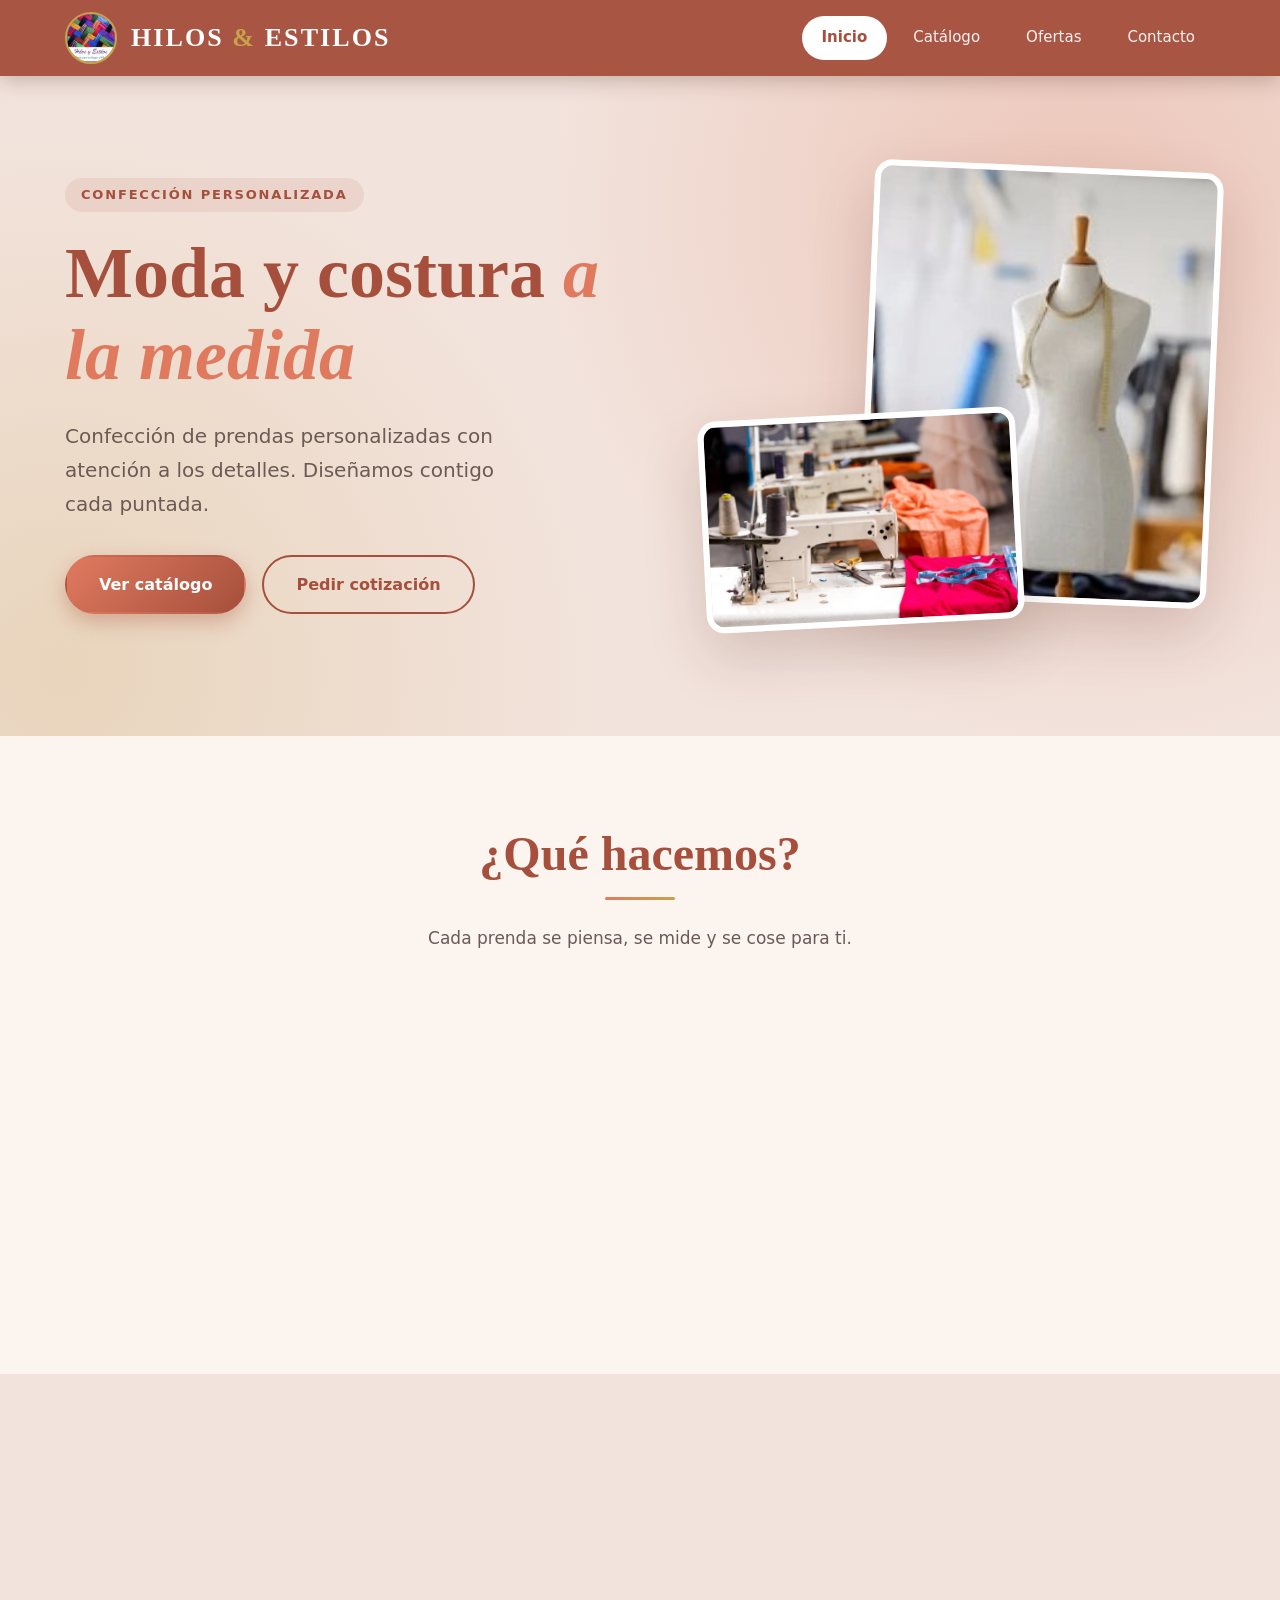
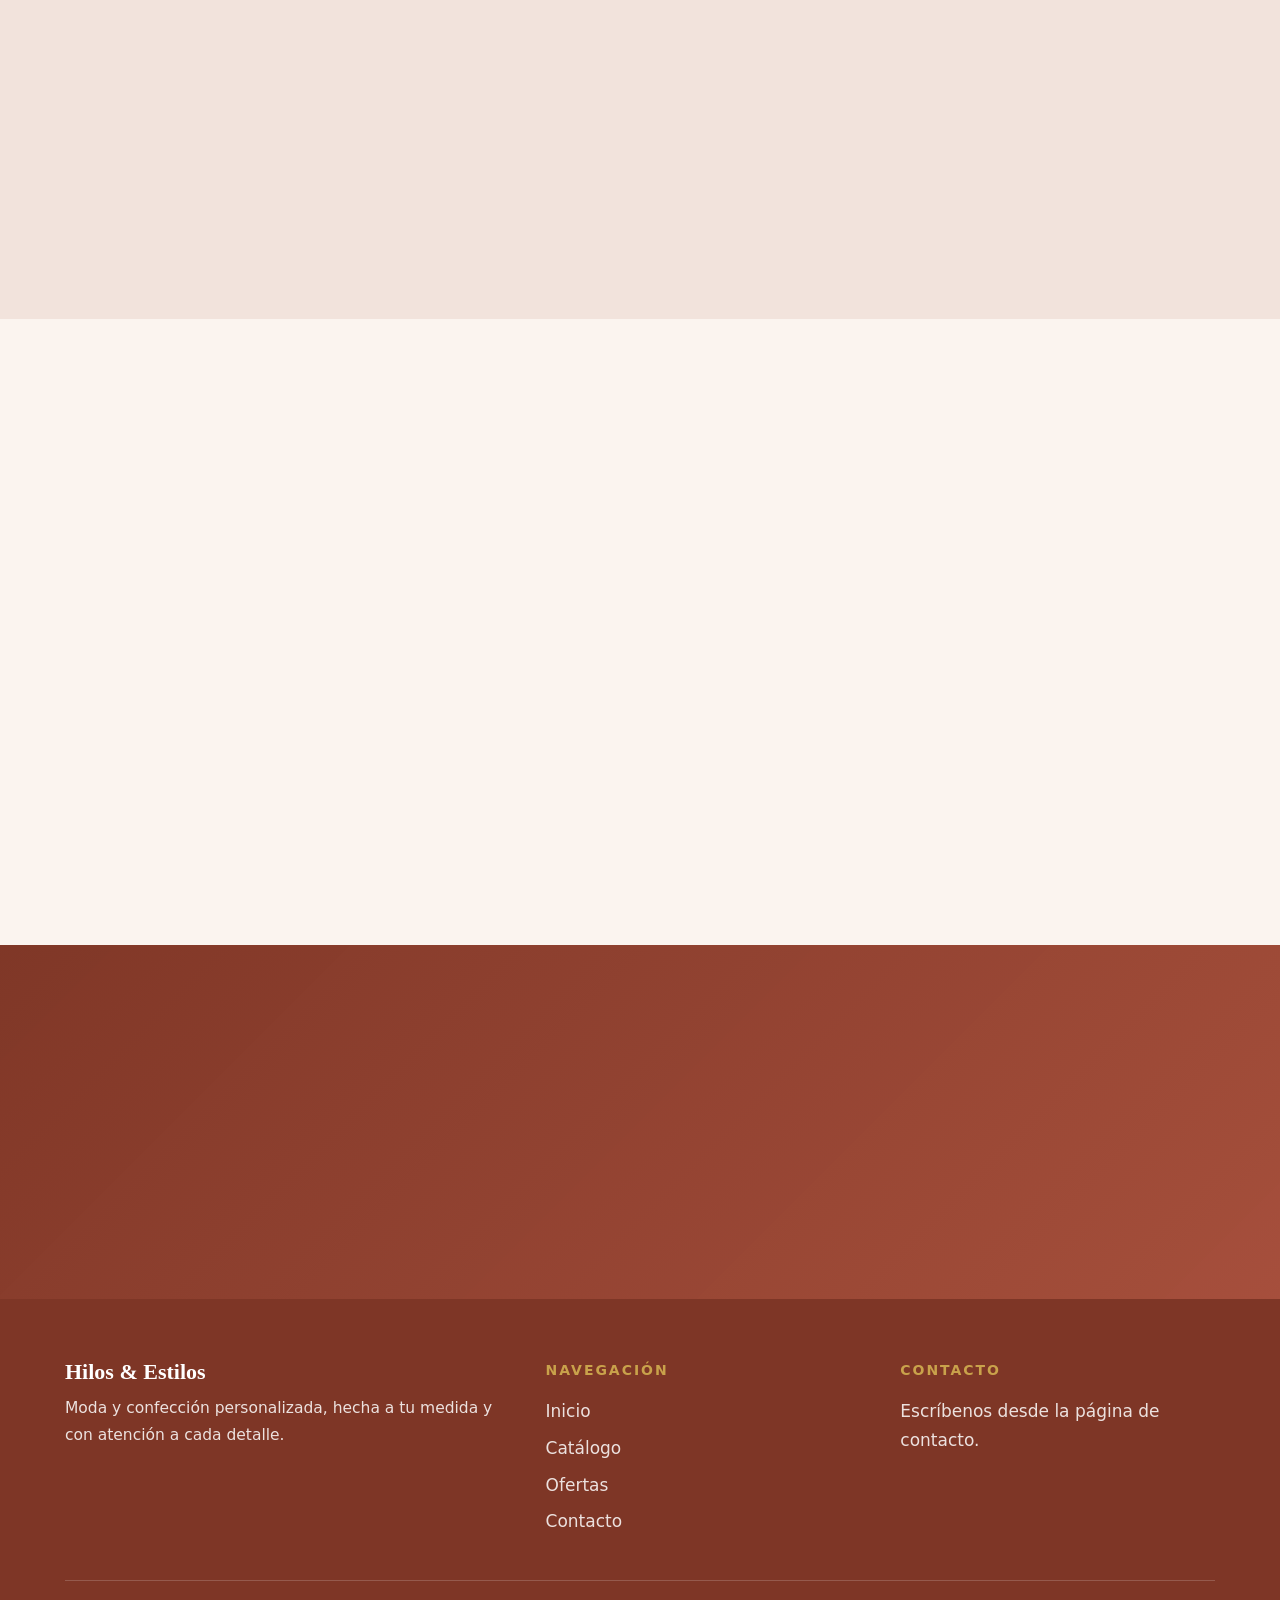
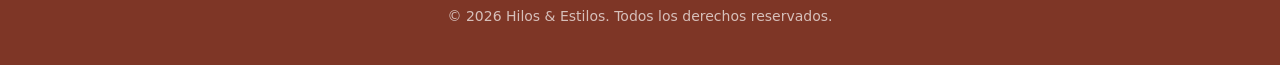
<file: index.html>
<!DOCTYPE html>
<html lang="es">
<head>
    <meta charset="UTF-8">
    <meta name="viewport" content="width=device-width, initial-scale=1.0">
    <!-- Política de seguridad: solo permite recursos propios y las fuentes de Google -->
    <meta http-equiv="Content-Security-Policy" content="default-src 'self'; script-src 'self'; style-src 'self' https://fonts.googleapis.com; font-src https://fonts.gstatic.com; img-src 'self' data:; connect-src 'self' https://formspree.io; form-action 'self' https://formspree.io; base-uri 'none'; object-src 'none'">
    <meta name="referrer" content="strict-origin-when-cross-origin">
    <meta name="theme-color" content="#A64F3C">
    <meta name="description" content="Confección de prendas personalizadas, arreglos y diseño a medida con atención a cada detalle.">
    <meta property="og:type" content="website">
    <meta property="og:locale" content="es_CL">
    <meta property="og:title" content="Hilos & Estilos | Moda y costura a la medida">
    <meta property="og:description" content="Confección de prendas personalizadas, arreglos y diseño a medida con atención a cada detalle.">
    <meta property="og:image" content="assetes/imagenes/maquina.jpg">
    <meta name="robots" content="index, follow">
    <title>Hilos & Estilos | Moda y costura a la medida</title>
    <link rel="icon" href="assetes/imagenes/logo.jpg">
    <link rel="preconnect" href="https://fonts.googleapis.com">
    <link rel="preconnect" href="https://fonts.gstatic.com" crossorigin>
    <link rel="stylesheet" href="https://fonts.googleapis.com/css2?family=Playfair+Display:ital,wght@0,600;0,700;1,600&family=Poppins:wght@400;500;600&display=swap">
    <link rel="stylesheet" href="assetes/estilos/style.css">
</head>
<body>
    <a class="salto-contenido" href="#contenido">Saltar al contenido</a>
    <div id="header"></div>

    <main id="contenido">
        <section class="hero">
            <div class="contenedor hero-grid">
                <div class="aparecer">
                    <span class="etiqueta">Confección personalizada</span>
                    <h1>Moda y costura <em>a la medida</em></h1>
                    <p>Confección de prendas personalizadas con atención a los detalles. Diseñamos contigo cada puntada.</p>
                    <div class="hero-acciones">
                        <a class="btn" href="catalogo.html">Ver catálogo</a>
                        <a class="btn btn-borde" href="contacto.html">Pedir cotización</a>
                    </div>
                </div>
                <div class="galeria aparecer">
                    <img src="assetes/imagenes/maniqui.jpg" alt="Maniquí de costura en un taller de diseño" width="390" height="252">
                    <img src="assetes/imagenes/maquina.jpg" alt="Máquina de coser con telas, tijeras y huincha de medir" width="612" height="408">
                </div>
            </div>
        </section>

        <section class="seccion">
            <div class="contenedor">
                <div class="titulo-seccion aparecer">
                    <h2>¿Qué hacemos?</h2>
                    <p>Cada prenda se piensa, se mide y se cose para ti.</p>
                </div>
                <div class="servicios">
                    <article class="servicio aparecer"><div class="icono" aria-hidden="true">✂️</div><h3>Diseño a medida</h3><p>Prendas exclusivas pensadas según tu estilo y tus medidas.</p></article>
                    <article class="servicio aparecer"><div class="icono" aria-hidden="true">👗</div><h3>Vestidos</h3><p>Confección elegante para cada ocasión especial.</p></article>
                    <article class="servicio aparecer"><div class="icono" aria-hidden="true">🧵</div><h3>Arreglos</h3><p>Ajustes y reparaciones con acabado impecable.</p></article>
                    <article class="servicio aparecer"><div class="icono" aria-hidden="true">📏</div><h3>Atención al detalle</h3><p>Medición precisa y pruebas hasta lograr el calce perfecto.</p></article>
                </div>
            </div>
        </section>

        <section class="seccion seccion-alterna">
            <div class="contenedor">
                <div class="titulo-seccion aparecer">
                    <h2>Cómo trabajamos</h2>
                    <p>Un proceso simple, de la idea a la prenda terminada.</p>
                </div>
                <ol class="pasos">
                    <li class="paso aparecer"><span class="paso-num">1</span><h3>Conversamos</h3><p>Nos cuentas qué necesitas, para qué ocasión y tus ideas.</p></li>
                    <li class="paso aparecer"><span class="paso-num">2</span><h3>Medimos y diseñamos</h3><p>Tomamos tus medidas y definimos telas, modelo y detalles.</p></li>
                    <li class="paso aparecer"><span class="paso-num">3</span><h3>Confeccionamos</h3><p>Cosemos tu prenda con pruebas para asegurar el calce.</p></li>
                    <li class="paso aparecer"><span class="paso-num">4</span><h3>Entregamos</h3><p>Ajustes finales y listo para que la luzcas.</p></li>
                </ol>
            </div>
        </section>

        <section class="seccion">
            <div class="contenedor contenedor-angosto">
                <div class="titulo-seccion aparecer">
                    <h2>Preguntas frecuentes</h2>
                </div>
                <div class="faq aparecer">
                    <details><summary>¿Cómo pido una cotización?</summary><p>Escríbenos desde la página de contacto contándonos qué prenda necesitas. Te responderemos con los siguientes pasos.</p></details>
                    <details><summary>¿Hacen arreglos de ropa?</summary><p>Sí. Realizamos ajustes y reparaciones de prendas con terminación prolija.</p></details>
                    <details><summary>¿Cuánto demora una confección?</summary><p>Depende del tipo de prenda y de la fecha en que la necesites. Te informamos el plazo en la cotización.</p></details>
                    <details><summary>¿Puedo llevar mi propio diseño o tela?</summary><p>Claro. Cuéntanos tu idea y la evaluamos juntos.</p></details>
                </div>
            </div>
        </section>

        <section class="cta">
            <div class="aparecer">
                <h2>¿Tienes una idea en mente?</h2>
                <p>Cuéntanos qué necesitas y la hacemos realidad.</p>
                <a class="btn" href="contacto.html">Escríbenos</a>
            </div>
        </section>
    </main>

    <div id="footer"></div>
    <script src="js/config.js"></script>
    <script src="js/script.js"></script>
</body>
</html>
</file>
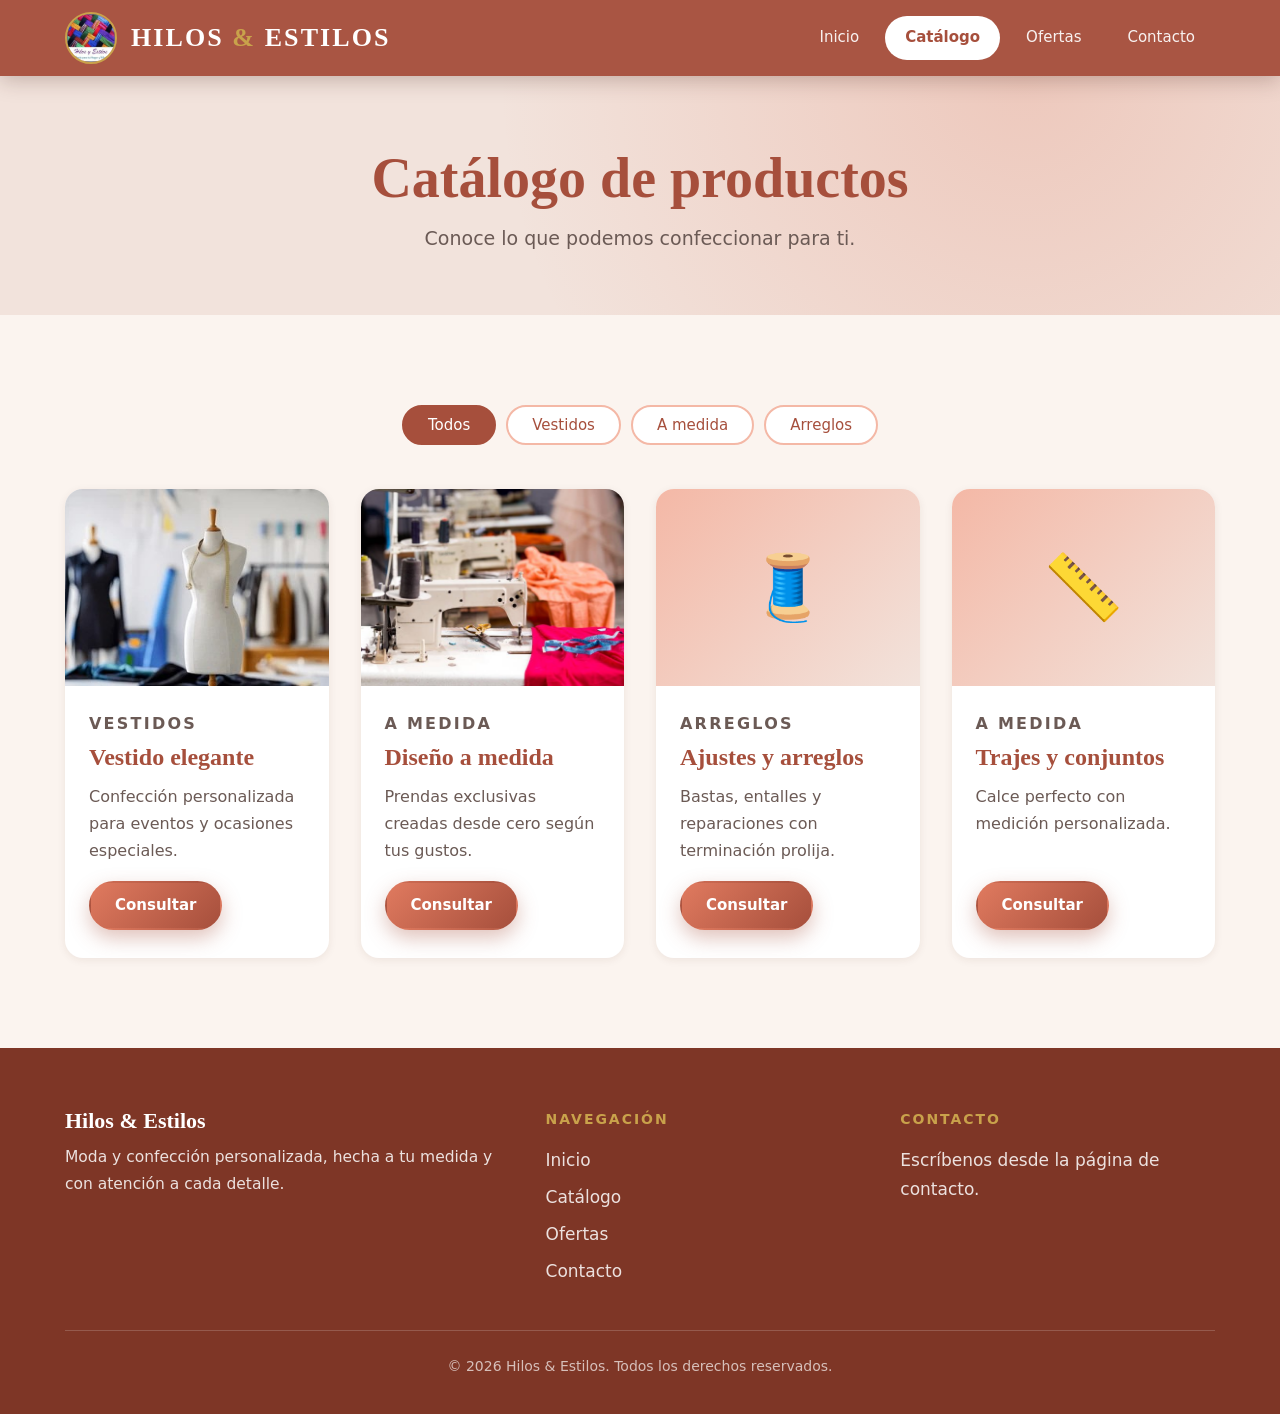
<file: catalogo.html>
<!DOCTYPE html>
<html lang="es">
<head>
    <meta charset="UTF-8">
    <meta name="viewport" content="width=device-width, initial-scale=1.0">
    <!-- Política de seguridad: solo permite recursos propios y las fuentes de Google -->
    <meta http-equiv="Content-Security-Policy" content="default-src 'self'; script-src 'self'; style-src 'self' https://fonts.googleapis.com; font-src https://fonts.gstatic.com; img-src 'self' data:; connect-src 'self' https://formspree.io; form-action 'self' https://formspree.io; base-uri 'none'; object-src 'none'">
    <meta name="referrer" content="strict-origin-when-cross-origin">
    <meta name="theme-color" content="#A64F3C">
    <meta name="description" content="Catálogo de vestidos, diseño a medida y arreglos de Hilos & Estilos.">
    <meta property="og:type" content="website">
    <meta property="og:locale" content="es_CL">
    <meta property="og:title" content="Catálogo | Hilos & Estilos">
    <meta property="og:description" content="Catálogo de vestidos, diseño a medida y arreglos de Hilos & Estilos.">
    <meta property="og:image" content="assetes/imagenes/maquina.jpg">
    <meta name="robots" content="index, follow">
    <title>Catálogo | Hilos & Estilos</title>
    <link rel="icon" href="assetes/imagenes/logo.jpg">
    <link rel="preconnect" href="https://fonts.googleapis.com">
    <link rel="preconnect" href="https://fonts.gstatic.com" crossorigin>
    <link rel="stylesheet" href="https://fonts.googleapis.com/css2?family=Playfair+Display:ital,wght@0,600;0,700;1,600&family=Poppins:wght@400;500;600&display=swap">
    <link rel="stylesheet" href="assetes/estilos/style.css">
</head>
<body>
    <a class="salto-contenido" href="#contenido">Saltar al contenido</a>
    <div id="header"></div>

    <main id="contenido">
        <section class="cabecera-pagina">
            <h1>Catálogo de productos</h1>
            <p>Conoce lo que podemos confeccionar para ti.</p>
        </section>
        <section class="seccion">
            <div class="contenedor">
                <div class="filtros" role="group" aria-label="Filtrar por categoría">
                    <button class="filtro" type="button" data-filtro="todos" aria-pressed="true">Todos</button>
                    <button class="filtro" type="button" data-filtro="vestidos" aria-pressed="false">Vestidos</button>
                    <button class="filtro" type="button" data-filtro="medida" aria-pressed="false">A medida</button>
                    <button class="filtro" type="button" data-filtro="arreglos" aria-pressed="false">Arreglos</button>
                </div>
                <div class="catalogo">
                <article class="producto aparecer" data-categoria="vestidos">
                    <div class="producto-img"><img src="assetes/imagenes/maniqui.jpg" alt="Vestido elegante" loading="lazy" width="600" height="450"></div>
                    <div class="producto-cuerpo">
                        <p class="categoria">Vestidos</p>
                        <h3>Vestido elegante</h3>
                        <p>Confección personalizada para eventos y ocasiones especiales.</p>
                        <a class="btn" href="contacto.html?asunto=Cotización">Consultar</a>
                    </div>
                </article>
                <article class="producto aparecer" data-categoria="medida">
                    <div class="producto-img"><img src="assetes/imagenes/maquina.jpg" alt="Diseño a medida" loading="lazy" width="600" height="450"></div>
                    <div class="producto-cuerpo">
                        <p class="categoria">A medida</p>
                        <h3>Diseño a medida</h3>
                        <p>Prendas exclusivas creadas desde cero según tus gustos.</p>
                        <a class="btn" href="contacto.html?asunto=Cotización">Consultar</a>
                    </div>
                </article>
                <article class="producto aparecer" data-categoria="arreglos">
                    <div class="producto-img"><div class="producto-icono" aria-hidden="true">🧵</div></div>
                    <div class="producto-cuerpo">
                        <p class="categoria">Arreglos</p>
                        <h3>Ajustes y arreglos</h3>
                        <p>Bastas, entalles y reparaciones con terminación prolija.</p>
                        <a class="btn" href="contacto.html?asunto=Arreglos">Consultar</a>
                    </div>
                </article>
                <article class="producto aparecer" data-categoria="medida">
                    <div class="producto-img"><div class="producto-icono" aria-hidden="true">📏</div></div>
                    <div class="producto-cuerpo">
                        <p class="categoria">A medida</p>
                        <h3>Trajes y conjuntos</h3>
                        <p>Calce perfecto con medición personalizada.</p>
                        <a class="btn" href="contacto.html?asunto=Cotización">Consultar</a>
                    </div>
                </article>
                </div>
            </div>
        </section>
    </main>

    <div id="footer"></div>
    <script src="js/config.js"></script>
    <script src="js/script.js"></script>
</body>
</html>
</file>
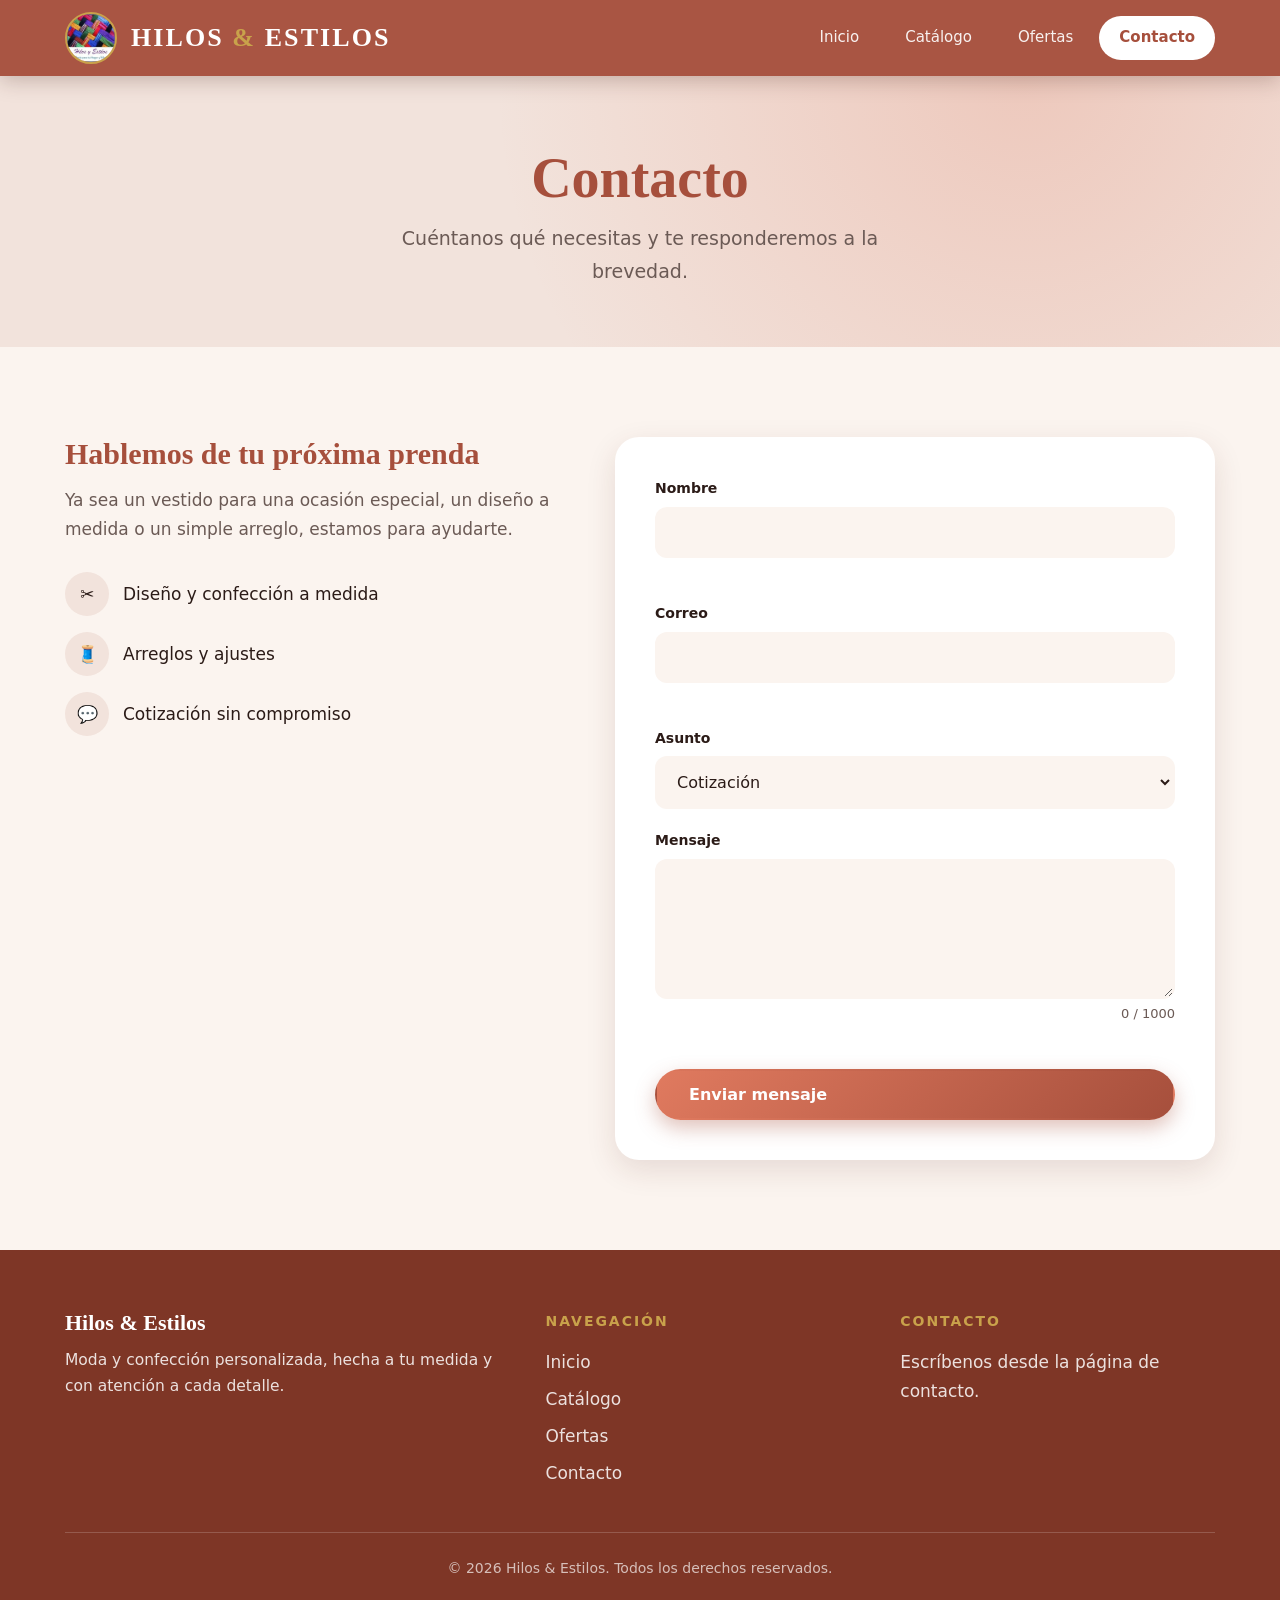
<file: contacto.html>
<!DOCTYPE html>
<html lang="es">
<head>
    <meta charset="UTF-8">
    <meta name="viewport" content="width=device-width, initial-scale=1.0">
    <!-- Política de seguridad: solo permite recursos propios y las fuentes de Google -->
    <meta http-equiv="Content-Security-Policy" content="default-src 'self'; script-src 'self'; style-src 'self' https://fonts.googleapis.com; font-src https://fonts.gstatic.com; img-src 'self' data:; connect-src 'self' https://formspree.io; form-action 'self' https://formspree.io; base-uri 'none'; object-src 'none'">
    <meta name="referrer" content="strict-origin-when-cross-origin">
    <meta name="theme-color" content="#A64F3C">
    <meta name="description" content="Escríbenos para cotizar tu prenda a medida o tus arreglos.">
    <meta property="og:type" content="website">
    <meta property="og:locale" content="es_CL">
    <meta property="og:title" content="Contacto | Hilos & Estilos">
    <meta property="og:description" content="Escríbenos para cotizar tu prenda a medida o tus arreglos.">
    <meta property="og:image" content="assetes/imagenes/maquina.jpg">
    <meta name="robots" content="index, follow">
    <title>Contacto | Hilos & Estilos</title>
    <link rel="icon" href="assetes/imagenes/logo.jpg">
    <link rel="preconnect" href="https://fonts.googleapis.com">
    <link rel="preconnect" href="https://fonts.gstatic.com" crossorigin>
    <link rel="stylesheet" href="https://fonts.googleapis.com/css2?family=Playfair+Display:ital,wght@0,600;0,700;1,600&family=Poppins:wght@400;500;600&display=swap">
    <link rel="stylesheet" href="assetes/estilos/style.css">
</head>
<body>
    <a class="salto-contenido" href="#contenido">Saltar al contenido</a>
    <div id="header"></div>

    <main id="contenido">
        <section class="cabecera-pagina">
            <h1>Contacto</h1>
            <p>Cuéntanos qué necesitas y te responderemos a la brevedad.</p>
        </section>
        <section class="seccion">
            <div class="contenedor contacto-grid">
                <div class="info-contacto aparecer">
                    <h3>Hablemos de tu próxima prenda</h3>
                    <p>Ya sea un vestido para una ocasión especial, un diseño a medida o un simple arreglo, estamos para ayudarte.</p>
                    <ul id="datos-contacto">
                        <li><span aria-hidden="true">✂️</span><span>Diseño y confección a medida</span></li>
                        <li><span aria-hidden="true">🧵</span><span>Arreglos y ajustes</span></li>
                        <li><span aria-hidden="true">💬</span><span>Cotización sin compromiso</span></li>
                    </ul>
                </div>

                <form class="formulario aparecer" id="form-contacto" novalidate autocomplete="on" method="post">
                    <div class="campo">
                        <label for="nombre">Nombre</label>
                        <input type="text" id="nombre" name="nombre" maxlength="80" autocomplete="name" required aria-describedby="error-nombre">
                        <span class="error-campo" id="error-nombre" role="alert"></span>
                    </div>
                    <div class="campo">
                        <label for="correo">Correo</label>
                        <input type="email" id="correo" name="correo" maxlength="120" autocomplete="email" required aria-describedby="error-correo">
                        <span class="error-campo" id="error-correo" role="alert"></span>
                    </div>
                    <div class="campo">
                        <label for="asunto">Asunto</label>
                        <select id="asunto" name="asunto">
                            <option value="Cotización">Cotización</option>
                            <option value="Arreglos">Arreglos</option>
                            <option value="Consulta">Consulta general</option>
                        </select>
                    </div>
                    <div class="campo">
                        <label for="mensaje">Mensaje</label>
                        <textarea id="mensaje" name="mensaje" maxlength="1000" required aria-describedby="error-mensaje"></textarea>
                        <span class="contador" id="contador">0 / 1000</span>
                        <span class="error-campo" id="error-mensaje" role="alert"></span>
                    </div>
                    <!-- Campo trampa anti-spam (los robots lo llenan, las personas no lo ven) -->
                    <div class="campo-trampa" aria-hidden="true">
                        <label for="sitio_web">No completar</label>
                        <input type="text" id="sitio_web" name="sitio_web" tabindex="-1" autocomplete="off">
                    </div>
                    <button class="btn" type="submit">Enviar mensaje</button>
                    <div class="mensaje-estado" id="estado-form" role="status" aria-live="polite"></div>
                </form>
            </div>
        </section>
    </main>

    <div id="footer"></div>
    <script src="js/config.js"></script>
    <script src="js/script.js"></script>
</body>
</html>
</file>
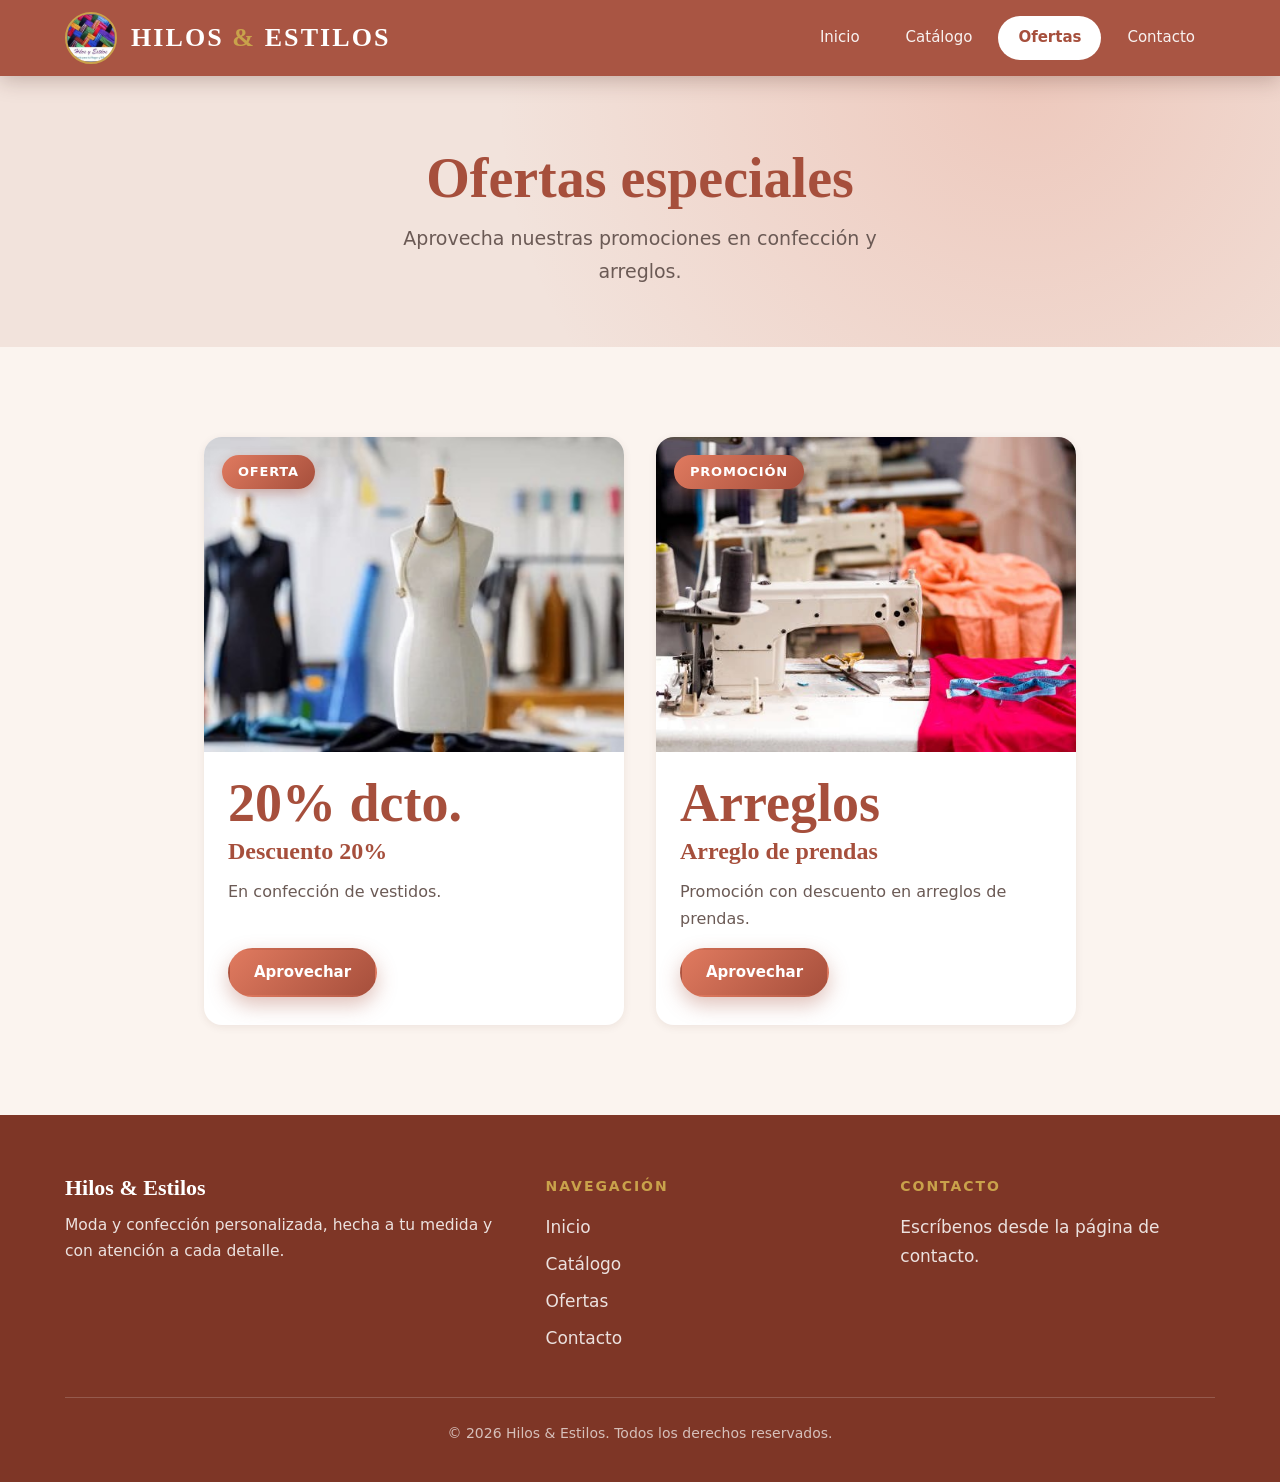
<file: ofertas.html>
<!DOCTYPE html>
<html lang="es">
<head>
    <meta charset="UTF-8">
    <meta name="viewport" content="width=device-width, initial-scale=1.0">
    <!-- Política de seguridad: solo permite recursos propios y las fuentes de Google -->
    <meta http-equiv="Content-Security-Policy" content="default-src 'self'; script-src 'self'; style-src 'self' https://fonts.googleapis.com; font-src https://fonts.gstatic.com; img-src 'self' data:; connect-src 'self' https://formspree.io; form-action 'self' https://formspree.io; base-uri 'none'; object-src 'none'">
    <meta name="referrer" content="strict-origin-when-cross-origin">
    <meta name="theme-color" content="#A64F3C">
    <meta name="description" content="Descuentos y promociones en confección de vestidos y arreglos de prendas.">
    <meta property="og:type" content="website">
    <meta property="og:locale" content="es_CL">
    <meta property="og:title" content="Ofertas | Hilos & Estilos">
    <meta property="og:description" content="Descuentos y promociones en confección de vestidos y arreglos de prendas.">
    <meta property="og:image" content="assetes/imagenes/maquina.jpg">
    <meta name="robots" content="index, follow">
    <title>Ofertas | Hilos & Estilos</title>
    <link rel="icon" href="assetes/imagenes/logo.jpg">
    <link rel="preconnect" href="https://fonts.googleapis.com">
    <link rel="preconnect" href="https://fonts.gstatic.com" crossorigin>
    <link rel="stylesheet" href="https://fonts.googleapis.com/css2?family=Playfair+Display:ital,wght@0,600;0,700;1,600&family=Poppins:wght@400;500;600&display=swap">
    <link rel="stylesheet" href="assetes/estilos/style.css">
</head>
<body>
    <a class="salto-contenido" href="#contenido">Saltar al contenido</a>
    <div id="header"></div>

    <main id="contenido">
        <section class="cabecera-pagina">
            <h1>Ofertas especiales</h1>
            <p>Aprovecha nuestras promociones en confección y arreglos.</p>
        </section>
        <section class="seccion">
            <div class="contenedor">
                <div class="ofertas">
                    <article class="producto aparecer">
                        <span class="insignia">Oferta</span>
                        <div class="producto-img"><img src="assetes/imagenes/maniqui.jpg" alt="Vestido en maniquí de costura" loading="lazy" width="600" height="450"></div>
                        <div class="producto-cuerpo">
                            <p class="oferta-destacada">20% dcto.</p>
                            <h3>Descuento 20%</h3>
                            <p>En confección de vestidos.</p>
                            <a class="btn" href="contacto.html?asunto=Cotización">Aprovechar</a>
                        </div>
                    </article>
                    <article class="producto aparecer">
                        <span class="insignia">Promoción</span>
                        <div class="producto-img"><img src="assetes/imagenes/maquina.jpg" alt="Máquina de coser lista para un arreglo" loading="lazy" width="600" height="450"></div>
                        <div class="producto-cuerpo">
                            <p class="oferta-destacada">Arreglos</p>
                            <h3>Arreglo de prendas</h3>
                            <p>Promoción con descuento en arreglos de prendas.</p>
                            <a class="btn" href="contacto.html?asunto=Arreglos">Aprovechar</a>
                        </div>
                    </article>
                </div>
            </div>
        </section>
    </main>

    <div id="footer"></div>
    <script src="js/config.js"></script>
    <script src="js/script.js"></script>
</body>
</html>
</file>
<file: assetes/estilos/style.css>
/* ==========================================================
   HILOS & ESTILOS — Hoja de estilos principal
   ========================================================== */

/* ---------- VARIABLES DE DISEÑO ---------- */
:root {
    --terracota: #A64F3C;        /* color principal de marca */
    --terracota-oscuro: #7E3626; /* hover / fondos profundos */
    --coral: #E07A5F;            /* acento cálido */
    --coral-claro: #F4B8A6;      /* acento suave */
    --crema: #FBF4EF;            /* fondo general */
    --arena: #F2E3DC;            /* fondo alterno */
    --dorado: #C9A24B;           /* detalle elegante */
    --tinta: #2B1B17;            /* texto principal */
    --gris: #6B5A55;             /* texto secundario */
    --blanco: #FFFFFF;
    --sombra-sm: 0 2px 8px rgba(80, 36, 24, .08);
    --sombra-md: 0 10px 30px rgba(80, 36, 24, .12);
    --sombra-lg: 0 24px 60px rgba(80, 36, 24, .18);
    --radio: 18px;
    --fuente-titulo: "Playfair Display", Georgia, "Times New Roman", serif;
    --fuente-texto: "Poppins", system-ui, -apple-system, "Segoe UI", Roboto, Arial, sans-serif;
}

/* ---------- RESET BÁSICO ---------- */
*, *::before, *::after { box-sizing: border-box; }

html { scroll-behavior: smooth; }

body {
    margin: 0;
    font-family: var(--fuente-texto);
    font-size: 17px;
    line-height: 1.7;
    color: var(--tinta);
    background: var(--crema);
    -webkit-font-smoothing: antialiased;
}

img { max-width: 100%; height: auto; display: block; }

a { color: inherit; }

h1, h2, h3 {
    font-family: var(--fuente-titulo);
    line-height: 1.15;
    margin: 0 0 .5em;
    color: var(--terracota);
}

p { margin: 0 0 1em; }

/* ---------- ACCESIBILIDAD ---------- */
:focus-visible {
    outline: 3px solid var(--dorado);
    outline-offset: 3px;
    border-radius: 6px;
}

.salto-contenido {
    position: absolute;
    left: 12px;
    top: -60px;
    background: var(--tinta);
    color: var(--blanco);
    padding: 10px 18px;
    border-radius: 10px;
    z-index: 200;
    transition: top .2s;
}
.salto-contenido:focus { top: 12px; }

.solo-lectores {
    position: absolute;
    width: 1px; height: 1px;
    overflow: hidden;
    clip: rect(0 0 0 0);
    white-space: nowrap;
}

/* ---------- CONTENEDOR ---------- */
.contenedor {
    width: min(1150px, 100% - 40px);
    margin-inline: auto;
}

/* ---------- ENCABEZADO ---------- */
.encabezado {
    position: sticky;
    top: 0;
    z-index: 100;
    background: rgba(166, 79, 60, .96);
    backdrop-filter: blur(10px);
    box-shadow: 0 4px 20px rgba(60, 25, 15, .25);
    transition: padding .3s;
}

.encabezado-interno {
    display: flex;
    align-items: center;
    justify-content: space-between;
    gap: 20px;
    padding: 12px 0;
}

.marca {
    display: flex;
    align-items: center;
    gap: 14px;
    text-decoration: none;
}

.marca img {
    width: 52px;
    height: 52px;
    border-radius: 50%;
    object-fit: cover;
    border: 2px solid var(--dorado);
    background: var(--blanco);
}

.marca-nombre {
    font-family: var(--fuente-titulo);
    font-size: 26px;
    font-weight: 700;
    letter-spacing: .08em;
    color: var(--blanco);
    margin: 0;
    line-height: 1;
}

.marca-nombre span { color: var(--dorado); }

/* ---------- MENÚ ---------- */
.links {
    display: flex;
    gap: 6px;
    list-style: none;
    margin: 0;
    padding: 0;
}

.links a {
    display: block;
    padding: 9px 20px;
    border-radius: 999px;
    font-size: 15px;
    font-weight: 500;
    color: rgba(255, 255, 255, .92);
    text-decoration: none;
    transition: background .25s, color .25s;
}

.links a:hover { background: rgba(255, 255, 255, .16); color: var(--blanco); }

.links a[aria-current="page"] {
    background: var(--blanco);
    color: var(--terracota);
    font-weight: 600;
}

/* Botón hamburguesa (solo móvil) */
.menu-toggle {
    display: none;
    background: transparent;
    border: 2px solid rgba(255, 255, 255, .7);
    color: var(--blanco);
    width: 46px; height: 46px;
    border-radius: 12px;
    cursor: pointer;
    font-size: 22px;
    line-height: 1;
    padding: 0;
}

/* ---------- BOTONES ---------- */
.btn {
    display: inline-flex;
    align-items: center;
    gap: 10px;
    padding: 14px 32px;
    font-family: var(--fuente-texto);
    font-size: 16px;
    font-weight: 600;
    border: 2px solid transparent;
    border-radius: 999px;
    cursor: pointer;
    text-decoration: none;
    color: var(--blanco);
    background: linear-gradient(135deg, var(--coral), var(--terracota));
    box-shadow: 0 8px 20px rgba(166, 79, 60, .35);
    transition: transform .25s, box-shadow .25s, filter .25s;
}

.btn:hover {
    transform: translateY(-3px);
    box-shadow: 0 14px 28px rgba(166, 79, 60, .4);
    filter: brightness(1.05);
}

.btn:active { transform: translateY(0); }

.btn-borde {
    background: transparent;
    color: var(--terracota);
    border-color: var(--terracota);
    box-shadow: none;
}

.btn-borde:hover { background: var(--terracota); color: var(--blanco); }

/* ---------- HERO (INICIO) ---------- */
.hero {
    position: relative;
    overflow: hidden;
    padding: 90px 0 110px;
    background:
        radial-gradient(circle at 85% 20%, rgba(224, 122, 95, .28), transparent 45%),
        radial-gradient(circle at 5% 90%, rgba(201, 162, 75, .22), transparent 40%),
        var(--arena);
}

.hero-grid {
    display: grid;
    grid-template-columns: 1.05fr .95fr;
    align-items: center;
    gap: 70px;
}

.etiqueta {
    display: inline-block;
    padding: 6px 16px;
    margin-bottom: 20px;
    font-size: 13px;
    font-weight: 600;
    letter-spacing: .14em;
    text-transform: uppercase;
    color: var(--terracota);
    background: rgba(166, 79, 60, .1);
    border-radius: 999px;
}

.hero h1 {
    font-size: clamp(40px, 6vw, 72px);
    margin-bottom: 22px;
}

.hero h1 em {
    font-style: italic;
    color: var(--coral);
}

.hero p {
    font-size: 20px;
    color: var(--gris);
    max-width: 480px;
}

.hero-acciones {
    display: flex;
    flex-wrap: wrap;
    gap: 16px;
    margin-top: 34px;
}

/* Galería del hero con imágenes superpuestas */
.galeria {
    position: relative;
    min-height: 460px;
}

.galeria img {
    position: absolute;
    object-fit: cover;
    border-radius: var(--radio);
    box-shadow: var(--sombra-lg);
    border: 6px solid var(--blanco);
}

.galeria img:first-child {
    width: 68%;
    aspect-ratio: 4 / 5;
    top: 0; right: 0;
    transform: rotate(2.5deg);
}

.galeria img:last-child {
    width: 62%;
    aspect-ratio: 3 / 2;
    bottom: 0; left: 0;
    transform: rotate(-3deg);
}

/* ---------- SECCIONES ---------- */
.seccion { padding: 90px 0; }
.seccion-alterna { background: var(--arena); }

.titulo-seccion {
    text-align: center;
    max-width: 640px;
    margin: 0 auto 56px;
}

.titulo-seccion h2 { font-size: clamp(32px, 4.5vw, 48px); }
.titulo-seccion p { color: var(--gris); }

/* Línea decorativa bajo títulos */
.titulo-seccion h2::after {
    content: "";
    display: block;
    width: 70px; height: 3px;
    margin: 16px auto 0;
    background: linear-gradient(90deg, var(--coral), var(--dorado));
    border-radius: 3px;
}

/* ---------- TARJETAS DE SERVICIO ---------- */
.servicios {
    display: grid;
    grid-template-columns: repeat(auto-fit, minmax(240px, 1fr));
    gap: 28px;
}

.servicio {
    background: var(--blanco);
    border-radius: var(--radio);
    padding: 36px 28px;
    text-align: center;
    box-shadow: var(--sombra-sm);
    transition: transform .3s, box-shadow .3s;
}

.servicio:hover { transform: translateY(-8px); box-shadow: var(--sombra-md); }

.icono {
    display: grid;
    place-items: center;
    width: 68px; height: 68px;
    margin: 0 auto 20px;
    font-size: 30px;
    background: linear-gradient(135deg, var(--coral-claro), var(--arena));
    border-radius: 50%;
}

.servicio h3 { font-size: 22px; }
.servicio p { color: var(--gris); font-size: 15.5px; margin: 0; }

/* ---------- BANDA LLAMADA A LA ACCIÓN ---------- */
.cta {
    text-align: center;
    padding: 80px 20px;
    color: var(--blanco);
    background:
        linear-gradient(135deg, rgba(126, 54, 38, .95), rgba(166, 79, 60, .92)),
        var(--terracota);
}

.cta h2 { color: var(--blanco); font-size: clamp(30px, 4vw, 44px); }
.cta p { color: rgba(255, 255, 255, .85); font-size: 19px; max-width: 560px; margin: 0 auto 30px; }
.cta .btn { background: var(--blanco); color: var(--terracota); }

/* ---------- ENCABEZADO DE PÁGINA INTERNA ---------- */
.cabecera-pagina {
    text-align: center;
    padding: 70px 20px 60px;
    background:
        radial-gradient(circle at 80% 0%, rgba(224, 122, 95, .25), transparent 50%),
        var(--arena);
}

.cabecera-pagina h1 { font-size: clamp(36px, 5vw, 56px); margin-bottom: 12px; }
.cabecera-pagina p { color: var(--gris); font-size: 19px; max-width: 560px; margin: 0 auto; }

/* ---------- FILTROS DEL CATÁLOGO ---------- */
.filtros {
    display: flex;
    justify-content: center;
    flex-wrap: wrap;
    gap: 10px;
    margin-bottom: 44px;
}

.filtro {
    padding: 9px 24px;
    font-family: var(--fuente-texto);
    font-size: 15px;
    font-weight: 500;
    color: var(--terracota);
    background: var(--blanco);
    border: 2px solid var(--coral-claro);
    border-radius: 999px;
    cursor: pointer;
    transition: all .25s;
}

.filtro:hover { border-color: var(--terracota); }

.filtro[aria-pressed="true"] {
    background: var(--terracota);
    border-color: var(--terracota);
    color: var(--blanco);
}

/* ---------- CATÁLOGO Y OFERTAS ---------- */
.catalogo, .ofertas {
    display: grid;
    grid-template-columns: repeat(auto-fill, minmax(250px, 1fr));
    gap: 32px;
}

.producto {
    position: relative;
    display: flex;
    flex-direction: column;
    background: var(--blanco);
    border-radius: var(--radio);
    overflow: hidden;
    box-shadow: var(--sombra-sm);
    transition: transform .35s, box-shadow .35s;
}

.producto:hover { transform: translateY(-8px); box-shadow: var(--sombra-md); }

.producto[hidden] { display: none; }

.producto-img {
    overflow: hidden;
    aspect-ratio: 4 / 3;
    background: var(--arena);
}

.producto-img img {
    width: 100%; height: 100%;
    object-fit: cover;
    transition: transform .6s;
}

.producto:hover .producto-img img { transform: scale(1.08); }

/* Marcador visual cuando no hay foto */
.producto-icono {
    display: grid;
    place-items: center;
    width: 100%; height: 100%;
    font-size: 64px;
    background: linear-gradient(135deg, var(--coral-claro), var(--arena));
}

.producto-cuerpo {
    display: flex;
    flex-direction: column;
    flex: 1;
    padding: 24px 24px 28px;
}

.producto h3 { font-size: 24px; }
.producto p { color: var(--gris); font-size: 16px; }
.producto .btn { margin-top: auto; align-self: flex-start; padding: 10px 24px; font-size: 15px; }

.categoria {
    font-size: 12px;
    font-weight: 600;
    letter-spacing: .14em;
    text-transform: uppercase;
    color: var(--dorado);
    margin-bottom: 6px;
}

/* Insignia de oferta */
.insignia {
    position: absolute;
    top: 18px; left: 18px;
    z-index: 2;
    padding: 6px 16px;
    font-size: 13px;
    font-weight: 700;
    letter-spacing: .06em;
    text-transform: uppercase;
    color: var(--blanco);
    background: linear-gradient(135deg, var(--coral), var(--terracota));
    border-radius: 999px;
    box-shadow: 0 4px 12px rgba(166, 79, 60, .4);
}

.producto .oferta-destacada {
    font-family: var(--fuente-titulo);
    font-size: 54px;
    font-weight: 700;
    line-height: 1;
    color: var(--terracota);
    margin-bottom: 8px;
}

.ofertas { grid-template-columns: repeat(auto-fit, minmax(300px, 420px)); justify-content: center; }

/* ---------- CONTACTO ---------- */
.contacto-grid {
    display: grid;
    grid-template-columns: 1fr 1.2fr;
    gap: 50px;
    align-items: start;
}

.info-contacto h3 { font-size: 30px; }
.info-contacto p { color: var(--gris); }

.info-contacto ul { list-style: none; margin: 28px 0 0; padding: 0; }

.info-contacto li {
    display: flex;
    align-items: center;
    gap: 14px;
    margin-bottom: 16px;
    font-weight: 500;
}

.info-contacto li span:first-child {
    display: grid;
    place-items: center;
    width: 44px; height: 44px;
    flex-shrink: 0;
    background: var(--arena);
    border-radius: 50%;
}

.formulario {
    display: flex;
    flex-direction: column;
    gap: 6px;
    background: var(--blanco);
    padding: 40px;
    border-radius: 24px;
    box-shadow: var(--sombra-md);
}

.campo { display: flex; flex-direction: column; margin-bottom: 14px; }

.formulario label { font-size: 14px; font-weight: 600; margin-bottom: 6px; }

.formulario input,
.formulario select,
.formulario textarea {
    width: 100%;
    padding: 14px 16px;
    font-family: var(--fuente-texto);
    font-size: 16px;
    color: var(--tinta);
    background: var(--crema);
    border: 2px solid transparent;
    border-radius: 12px;
    transition: border-color .25s, background .25s;
}

.formulario textarea { resize: vertical; min-height: 140px; }

.formulario input:focus,
.formulario select:focus,
.formulario textarea:focus {
    outline: none;
    background: var(--blanco);
    border-color: var(--coral);
}

.formulario [aria-invalid="true"] { border-color: #C0392B; background: #FDF1EF; }

.error-campo { min-height: 20px; margin-top: 4px; font-size: 13.5px; color: #B03A2E; }

.contador { align-self: flex-end; font-size: 13px; color: var(--gris); margin-top: 4px; }

/* Campo trampa anti-spam: invisible para personas */
.campo-trampa { position: absolute; left: -9999px; height: 0; overflow: hidden; }

.mensaje-estado {
    margin-top: 12px;
    padding: 14px 18px;
    border-radius: 12px;
    font-weight: 500;
}

.mensaje-estado:empty { display: none; }
.mensaje-estado.ok { background: #E8F5E9; color: #1B5E20; }
.mensaje-estado.error { background: #FDECEA; color: #B03A2E; }

/* ---------- PIE DE PÁGINA ---------- */
footer {
    margin-top: 0;
    padding: 60px 0 28px;
    color: rgba(255, 255, 255, .85);
    background: var(--terracota-oscuro);
}

.footer-grid {
    display: grid;
    grid-template-columns: 1.4fr 1fr 1fr;
    gap: 40px;
    padding-bottom: 36px;
    border-bottom: 1px solid rgba(255, 255, 255, .18);
}

footer h3 { font-size: 22px; color: var(--blanco); }
footer h4 { margin: 0 0 14px; font-size: 14px; letter-spacing: .14em; text-transform: uppercase; color: var(--dorado); }
footer p { font-size: 15.5px; margin: 0 0 8px; }
footer ul { list-style: none; margin: 0; padding: 0; }
footer li { margin-bottom: 8px; }
footer a { text-decoration: none; transition: color .2s; }
footer a:hover { color: var(--dorado); }

.copy { text-align: center; padding-top: 24px; font-size: 14px; opacity: .8; }

/* ---------- ANIMACIÓN DE APARICIÓN ---------- */
.aparecer {
    opacity: 0;
    transform: translateY(28px);
    transition: opacity .7s ease, transform .7s ease;
}

.aparecer.visible { opacity: 1; transform: none; }

/* Respeta a quienes prefieren menos movimiento */
@media (prefers-reduced-motion: reduce) {
    *, *::before, *::after { animation: none !important; transition: none !important; scroll-behavior: auto !important; }
    .aparecer { opacity: 1; transform: none; }
}

/* ---------- RESPONSIVE ---------- */
@media (max-width: 900px) {
    .hero { padding: 60px 0 80px; }
    .hero-grid, .contacto-grid { grid-template-columns: 1fr; gap: 50px; }
    .galeria { min-height: 400px; max-width: 460px; margin-inline: auto; width: 100%; }
    .footer-grid { grid-template-columns: 1fr 1fr; }
}

@media (max-width: 720px) {
    .menu-toggle { display: block; }

    .nav-principal {
        position: absolute;
        top: 100%; left: 0; right: 0;
        display: none;
        padding: 14px 20px 20px;
        background: var(--terracota);
        box-shadow: 0 14px 20px rgba(60, 25, 15, .25);
    }

    .nav-principal.abierto { display: block; }

    .links { flex-direction: column; }
    .links a { padding: 13px 20px; }

    .marca-nombre { font-size: 20px; }
    .marca img { width: 44px; height: 44px; }

    .seccion { padding: 60px 0; }
    .formulario { padding: 28px 22px; }
    .footer-grid { grid-template-columns: 1fr; }
}


/* ==========================================================
   MEJORAS ADICIONALES
   ========================================================== */

/* ---------- CÓMO TRABAJAMOS ---------- */
.pasos {
    display: grid;
    grid-template-columns: repeat(auto-fit, minmax(220px, 1fr));
    gap: 28px;
    list-style: none;
    margin: 0;
    padding: 0;
    counter-reset: paso;
}

.paso {
    position: relative;
    padding: 40px 24px 28px;
    text-align: center;
    background: var(--blanco);
    border-radius: var(--radio);
    box-shadow: var(--sombra-sm);
}

.paso-num {
    position: absolute;
    top: -22px; left: 50%;
    transform: translateX(-50%);
    display: grid;
    place-items: center;
    width: 44px; height: 44px;
    font-family: var(--fuente-titulo);
    font-size: 22px;
    font-weight: 700;
    color: var(--blanco);
    background: linear-gradient(135deg, var(--coral), var(--terracota));
    border: 3px solid var(--arena);
    border-radius: 50%;
}

.paso h3 { font-size: 21px; }
.paso p { margin: 0; color: var(--gris); font-size: 15.5px; }

/* ---------- PREGUNTAS FRECUENTES ---------- */
.contenedor-angosto { width: min(780px, 100% - 40px); margin-inline: auto; }

.faq details {
    background: var(--blanco);
    border-radius: 14px;
    margin-bottom: 14px;
    box-shadow: var(--sombra-sm);
    overflow: hidden;
}

.faq summary {
    cursor: pointer;
    padding: 18px 56px 18px 24px;
    font-weight: 600;
    list-style: none;
    position: relative;
}

.faq summary::-webkit-details-marker { display: none; }

.faq summary::after {
    content: "+";
    position: absolute;
    right: 22px; top: 50%;
    transform: translateY(-50%);
    font-size: 26px;
    color: var(--coral);
    transition: transform .3s;
}

.faq details[open] summary::after { transform: translateY(-50%) rotate(45deg); }
.faq details p { margin: 0; padding: 0 24px 20px; color: var(--gris); }

/* ---------- AMPLIAR FOTOS ---------- */
.ampliar {
    display: block;
    width: 100%; height: 100%;
    padding: 0;
    border: 0;
    background: none;
    cursor: zoom-in;
}

.lightbox {
    max-width: min(900px, 94vw);
    max-height: 90vh;
    padding: 0;
    border: 0;
    border-radius: var(--radio);
    background: var(--blanco);
    overflow: visible;
}

.lightbox::backdrop { background: rgba(30, 12, 8, .82); backdrop-filter: blur(4px); }
.lightbox img { width: 100%; max-height: 90vh; object-fit: contain; border-radius: var(--radio); }

.lightbox-cerrar {
    position: absolute;
    top: -16px; right: -16px;
    width: 40px; height: 40px;
    font-size: 18px;
    color: var(--blanco);
    background: var(--terracota);
    border: 3px solid var(--blanco);
    border-radius: 50%;
    cursor: pointer;
}

/* ---------- BOTONES FLOTANTES ---------- */
.flotantes {
    position: fixed;
    right: 20px; bottom: 20px;
    z-index: 90;
    display: flex;
    flex-direction: column;
    gap: 12px;
    align-items: center;
}

.flotante {
    display: grid;
    place-items: center;
    width: 54px; height: 54px;
    font-size: 24px;
    color: var(--blanco);
    text-decoration: none;
    border: 0;
    border-radius: 50%;
    cursor: pointer;
    box-shadow: var(--sombra-md);
    transition: transform .25s, opacity .3s;
}

.flotante:hover { transform: scale(1.1); }
.flotante-wa { background: #25D366; }

.flotante-subir {
    background: var(--terracota);
    opacity: 0;
    pointer-events: none;
}

.flotante-subir.visible { opacity: 1; pointer-events: auto; }

/* ---------- CONTACTO EN EL FOOTER Y LA PÁGINA ---------- */
footer li { display: flex; gap: 10px; align-items: baseline; }
.info-contacto li a { color: var(--terracota); font-weight: 600; }

/* ---------- PÁGINA 404 ---------- */
.error-404 { text-align: center; padding: 120px 20px; }
.error-404 .numero { font-family: var(--fuente-titulo); font-size: clamp(90px, 18vw, 180px); line-height: 1; color: var(--coral-claro); margin: 0; }

/* ---------- IMPRESIÓN ---------- */
@media print {
    .encabezado, .flotantes, .salto-contenido, footer { display: none; }
    .aparecer { opacity: 1; transform: none; }
}
</file>
